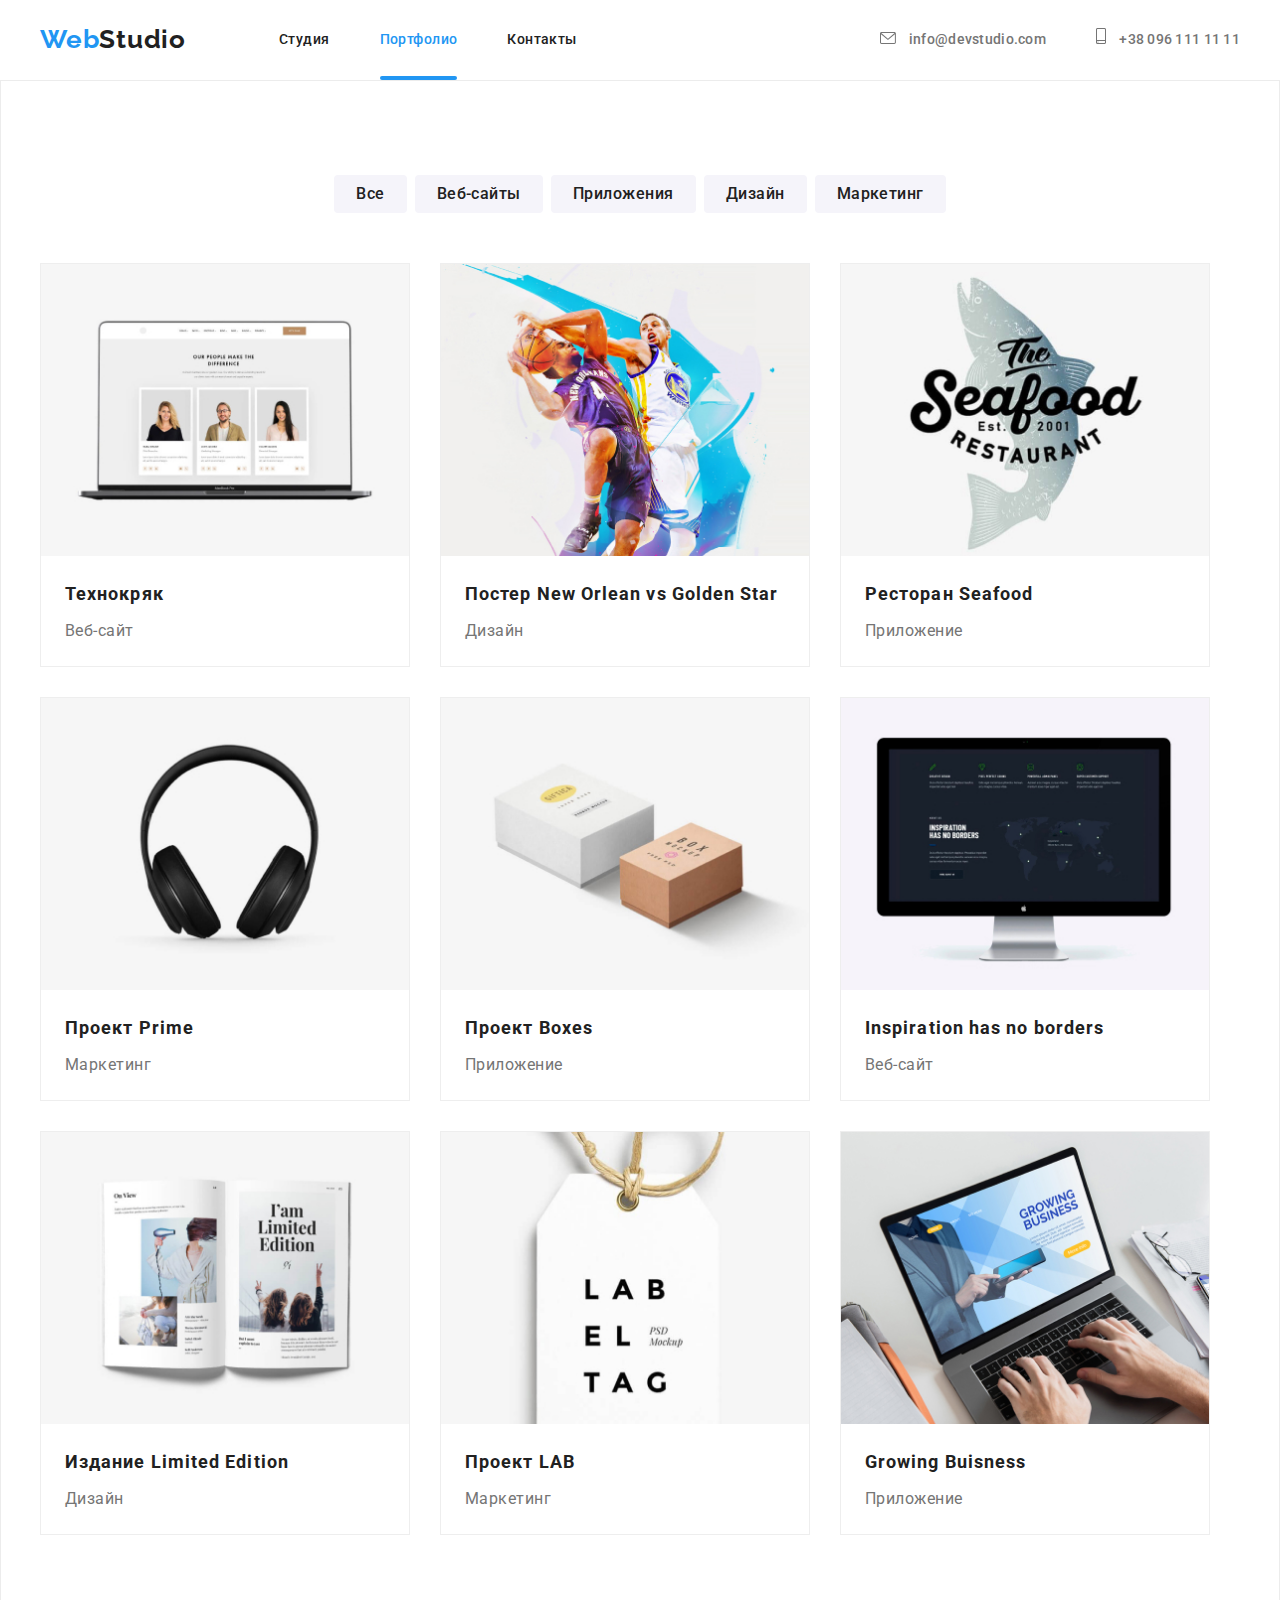
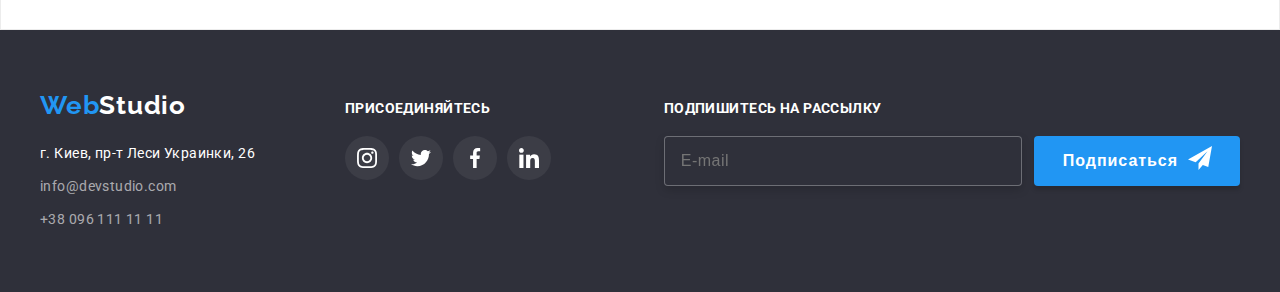
<file: portfolio.html>
<!DOCTYPE html>
<html lang="en">
<head>
    <meta charset="UTF-8">
    <meta name="viewport" content="width=device-width, initial-scale=1.0">
    <title>Портфолио</title>
    <link href="https://fonts.googleapis.com/css2?family=Raleway:wght@700&family=Roboto:wght@400;500;700;900&display=swap"
        rel="stylesheet">
    <link rel="stylesheet" href="./CSS/portfolio.css">
</head>
<body class="portfolio-body">
    <header class="header">
        <!--Menu Container-->
        <div class="container header-container">
            <nav class="navigation">
                <a class="link logo" href="#home"><span class="web">Web</span>Studio</a>
                <ul class="list menu">
                    <li class="menu-item"><a href="./index.html" class="link underline">Студия</a></li>
                    <li class="menu-item"><a href="./portfolio.html" class="link underline-st">Портфолио</a></li>
                    <li class="menu-item"><a href="#contacts" class="link underline">Контакты</a></li>
                </ul>
            </nav>
            <ul class="list menu">
                <li class="menu-item mailto">
                    <a href="mailto:info@devstudio.com" class="contacts-header">
                        <svg class="contact-icons-svg1">
                            <use href="./img/icons/sprite.svg.svg#envelope"></use>
                        </svg>
                        info@devstudio.com</a>
                </li>
                <li class="menu-item phone">
                    <a href="tel:00380961111111" class="contacts-header">
                        <svg class="contact-icons-svg2">
                            <use href="./img/icons/sprite.svg.svg#smartphone"></use>
                        </svg>
                        +38 096 111 11 11</a>
                </li>
            </ul>
        </div>
    </header>
    <main>
        <!--Portfolio Container-->
        <section class="section portfolio-border">
        <div class="container">
            <ul class="portfolio-button">
                <li class="btn-p">
                    <button class="button-portf" type="button">Все</button>
                </li>
                <li class="btn-p">
                    <button class="button-portf" type="button">Веб-сайты</button>
                </li>
                <li class="btn-p">
                    <button class="button-portf" type="button">Приложения</button>
                </li>
                <li class="btn-p">
                    <button class="button-portf" type="button">Дизайн</button>
                </li>
                <li class="btn-p">
                    <button class="button-portf" type="button">Маркетинг</button>
                </li>
            </ul>
            <ul class="portfolio-figure">
                <li class="port-item portfolio-figure-portf overflow">
                    <div class="overflow">
                        <img src="./img/tehnokrak.jpg" alt="технокряк">
                        <div class="overlay">
                            <p class="overlay-text">Технокряк это современная площадка распространения коронавируса. Компании используют эту платформу для цифрового
                            шпионажа и атак на защищённые сервера конкурентов.</p>
                        </div>
                    </div>
                    <div class="portfolio-items">
                    <h3 class="portfolio-items-name">Технокряк</h3>
                    <p class="portfolio-items-description">Веб-сайт</p>
                    </div>
                </li>
                <li class="port-item portfolio-figure-portf overflow">
                    <div class="overflow">
                        <img src="./img/posterneworlean.jpg" width="370" height="294" alt="new-orlean-vs-golden-star">
                        <div class="overlay">
                            <p class="overlay-text">Lorem ipsum dolor sit amet consectetur adipisicing elit. Labore, tempore accusantium. Assumenda, nulla! Suscipit, architecto! Odio itaque quisquam perferendis. Laudantium nobis cupiditate iste maiores doloremque nihil vero ipsam recusandae illo.</p>
                        </div>
                    </div>
                    <div class="portfolio-items">
                    <h3 class="portfolio-items-name">Постер New Orlean vs Golden Star</h3>
                    <p class="portfolio-items-description">Дизайн</p>
                    </div>
                </li>
                <li class="port-item portfolio-figure-portf overflow">
                    <div class="overflow">
                        <img src="./img/restseafood.jpg" width="370" height="294" alt="seafood">
                        <div class="overlay">
                            <p class="overlay-text">Lorem ipsum dolor sit amet consectetur adipisicing elit. Labore, tempore accusantium. Assumenda, nulla! Suscipit,
                                architecto! Odio itaque quisquam perferendis. Laudantium nobis cupiditate iste maiores doloremque nihil vero
                                ipsam recusandae illo.</p>
                        </div>
                    </div>
                    <div class="portfolio-items">
                    <h3 class="portfolio-items-name">Ресторан Seafood</h3>
                    <p class="portfolio-items-description">Приложение</p>
                    </div>
                </li>
                <li class="port-item portfolio-figure-portf overflow">
                    <div class="overflow">
                        <img src="./img/projectprime.jpg" width="370" height="294" alt="prime">
                        <div class="overlay">
                            <p class="overlay-text">Lorem ipsum dolor sit amet consectetur adipisicing elit. Labore, tempore accusantium. Assumenda, nulla! Suscipit,
                                architecto! Odio itaque quisquam perferendis. Laudantium nobis cupiditate iste maiores doloremque nihil vero
                                ipsam recusandae illo.</p>
                        </div>
                    </div>
                    <div class="portfolio-items">
                    <h3 class="portfolio-items-name">Проект Prime</h3>
                    <p class="portfolio-items-description">Маркетинг</p>
                    </div>
                </li>
                <li class="port-item portfolio-figure-portf overflow">
                    <div class="overflow">
                        <img src="./img/projectboxes.jpg" width="370" height="294" alt="boxes">
                        <div class="overlay">
                            <p class="overlay-text">Lorem ipsum dolor sit amet consectetur adipisicing elit. Labore, tempore accusantium. Assumenda, nulla! Suscipit,
                                architecto! Odio itaque quisquam perferendis. Laudantium nobis cupiditate iste maiores doloremque nihil vero
                                ipsam recusandae illo.</p>
                        </div>
                    </div>
                    <div class="portfolio-items">
                    <h3 class="portfolio-items-name">Проект Boxes</h3>
                    <p class="portfolio-items-description">Приложение</p>
                    </div>
                </li>
                <li class="port-item portfolio-figure-portf overflow">
                    <div class="overflow">
                        <img src="./img/inspiration.jpg" width="370" height="294" alt="inspirationweb">
                        <div class="overlay">
                            <p class="overlay-text">Lorem ipsum dolor sit amet consectetur adipisicing elit. Labore, tempore accusantium. Assumenda, nulla! Suscipit,
                                architecto! Odio itaque quisquam perferendis. Laudantium nobis cupiditate iste maiores doloremque nihil vero
                                ipsam recusandae illo.</p>
                        </div>
                    </div>
                    <div class="portfolio-items">
                    <h3 class="portfolio-items-name">Inspiration has no borders</h3>
                    <p class="portfolio-items-description">Веб-сайт</p>
                    </div>
                </li>
                <li class="port-item portfolio-figure-portf overflow">
                    <div class="overflow">
                        <img src="./img/limitededition.jpg" width="370" height="294" alt="limitededition">
                        <div class="overlay">
                            <p class="overlay-text">Lorem ipsum dolor sit amet consectetur adipisicing elit. Labore, tempore accusantium. Assumenda, nulla! Suscipit,
                                architecto! Odio itaque quisquam perferendis. Laudantium nobis cupiditate iste maiores doloremque nihil vero
                                ipsam recusandae illo.</p>
                        </div>
                    </div>
                    <div class="portfolio-items">
                    <h3 class="portfolio-items-name">Издание Limited Edition</h3>
                    <p class="portfolio-items-description">Дизайн</p>
                    </div>
                </li>
                <li class="port-item portfolio-figure-portf overflow">
                    <div class="overflow">
                        <img src="./img/projectlab.jpg" width="370" height="294" alt="projectlab">
                        <div class="overlay">
                            <p class="overlay-text">Lorem ipsum dolor sit amet consectetur adipisicing elit. Labore, tempore accusantium. Assumenda, nulla! Suscipit,
                                architecto! Odio itaque quisquam perferendis. Laudantium nobis cupiditate iste maiores doloremque nihil vero
                                ipsam recusandae illo.</p>
                        </div>
                    </div>
                    <div class="portfolio-items">
                    <h3 class="portfolio-items-name">Проект LAB</h3>
                    <p class="portfolio-items-description">Маркетинг</p>
                    </div>
                </li>
                <li class="port-item portfolio-figure-portf overflow">
                    <div class="overflow">
                        <img src="./img/growingbuisness.jpg" width="370" height="294" alt="GROWINGBUISNESS">
                        <div class="overlay">
                            <p class="overlay-text">Lorem ipsum dolor sit amet consectetur adipisicing elit. Labore, tempore accusantium. Assumenda, nulla! Suscipit,
                                architecto! Odio itaque quisquam perferendis. Laudantium nobis cupiditate iste maiores doloremque nihil vero
                                ipsam recusandae illo.</p>
                        </div>
                    </div>
                    <div class="portfolio-items">
                    <h3 class="portfolio-items-name">Growing Buisness</h3>
                    <p class="portfolio-items-description">Приложение</p>
                    </div>
                </li>
            </ul>
        </div>
        </section>
    </main>
        <footer>
            <!--Footer Container-->
            <div class="container flexbox-footer">
                <div class="footer-info">
                    <a href="#home" class="link footer-info-logo"><span class="web">Web</span><span
                            class="studio">Studio</span></a>
                    <address class="adress footer-info-padding">
                        г. Киев, пр-т Леси Украинки, 26
                    </address>
                    <a href="mailto:info@devstudio.com" class="contacts-footer footer-info-padding">info@devstudio.com</a>
                    <a href="tel:00380961111111" class="contacts-footer footer-info-padding">+38 096 111 11 11</a>
                </div>
                <div class="footer-info">
                    <h3 class="icon-title">присоединяйтесь</h3>
                    <ul class="list social-icons-footer">
                        <li class="social-icons-item">
                            <a class="social-icons-link-footer" href="https://instagram.com/" target="_blank"
                                rel="noopener noreferer" aria-label="Instagram">
                                <svg class="social-icon-svg footer-icons">
                                    <use href="./img/icons/sprite.svg.svg#instagram"></use>
                                </svg>
                            </a>
                        </li>
                        <li class="social-icons-item">
                            <a class="social-icons-link-footer" href="https://twitter.com/" target="_blank"
                                rel="noopener noreferer" aria-label="Twitter">
                                <svg class="social-icon-svg footer-icons">
                                    <use href="./img/icons/sprite.svg.svg#twitter"></use>
                                </svg>
                            </a>
                        </li>
                        <li class="social-icons-item">
                            <a class="social-icons-link-footer" href="https://facebook.com/" target="_blank"
                                rel="noopener noreferer" aria-label="Facebook">
                                <svg class="social-icon-svg footer-icons">
                                    <use href="./img/icons/sprite.svg.svg#facebook"></use>
                                </svg>
                            </a>
                        </li>
                        <li class="social-icons-item">
                            <a class="social-icons-link-footer" href="https://linkedin.com/" target="_blank"
                                rel="noopener noreferer" aria-label="LinkedIn">
                                <svg class="social-icon-svg footer-icons">
                                    <use href="./img/icons/sprite.svg.svg#linkedin"></use>
                                </svg>
                            </a>
                        </li>
                    </ul>
                </div>
                <div class="subscribe">
                    <h3 class="subscribe-title">Подпишитесь на рассылку</h3>
                    <form class="subscribe-footer-form" action="mail.php">
                        <input class="subscribe-email" type="email" name="email" id="" placeholder="E-mail">
                        <button class="footer-button" type="submit">Подписаться
                            <svg class="button-footer-icon-svg">
                                <use href="./img/icons/sprite.svg.svg#button-footer"></use>
                            </svg>
                        </button>
                    </form>
                </div>
            </div>
        </footer>
</body>
</html>
</file>
<file: CSS/portfolio.css>
@font-face {
  font-family: "Roboto";
  font-style: normal;
  font-weight: 900;
  font-display: swap;
  src: url(https://fonts.gstatic.com/s/roboto/v20/KFOlCnqEu92Fr1MmYUtfCRc4EsA.woff2) format("woff2");
  unicode-range: U+0460-052F, U+1C80-1C88, U+20B4, U+2DE0-2DFF, U+A640-A69F, U+FE2E-FE2F;
}

/* cyrillic */
@font-face {
  font-family: "Roboto";
  font-style: normal;
  font-weight: 900;
  font-display: swap;
  src: url(https://fonts.gstatic.com/s/roboto/v20/KFOlCnqEu92Fr1MmYUtfABc4EsA.woff2) format("woff2");
  unicode-range: U+0400-045F, U+0490-0491, U+04B0-04B1, U+2116;
}

/* greek-ext */
@font-face {
  font-family: "Roboto";
  font-style: normal;
  font-weight: 900;
  font-display: swap;
  src: url(https://fonts.gstatic.com/s/roboto/v20/KFOlCnqEu92Fr1MmYUtfCBc4EsA.woff2) format("woff2");
  unicode-range: U+1F00-1FFF;
}

/* greek */
@font-face {
  font-family: "Roboto";
  font-style: normal;
  font-weight: 900;
  font-display: swap;
  src: url(https://fonts.gstatic.com/s/roboto/v20/KFOlCnqEu92Fr1MmYUtfBxc4EsA.woff2) format("woff2");
  unicode-range: U+0370-03FF;
}

/* vietnamese */
@font-face {
  font-family: "Roboto";
  font-style: normal;
  font-weight: 900;
  font-display: swap;
  src: url(https://fonts.gstatic.com/s/roboto/v20/KFOlCnqEu92Fr1MmYUtfCxc4EsA.woff2) format("woff2");
  unicode-range: U+0102-0103, U+0110-0111, U+0128-0129, U+0168-0169, U+01A0-01A1, U+01AF-01B0, U+1EA0-1EF9, U+20AB;
}

/* latin-ext */
@font-face {
  font-family: "Roboto";
  font-style: normal;
  font-weight: 900;
  font-display: swap;
  src: url(https://fonts.gstatic.com/s/roboto/v20/KFOlCnqEu92Fr1MmYUtfChc4EsA.woff2) format("woff2");
  unicode-range: U+0100-024F, U+0259, U+1E00-1EFF, U+2020, U+20A0-20AB, U+20AD-20CF, U+2113, U+2C60-2C7F, U+A720-A7FF;
}

/* latin */
@font-face {
  font-family: "Roboto";
  font-style: normal;
  font-weight: 900;
  font-display: swap;
  src: url(https://fonts.gstatic.com/s/roboto/v20/KFOlCnqEu92Fr1MmYUtfBBc4.woff2) format("woff2");
  unicode-range: U+0000-00FF, U+0131, U+0152-0153, U+02BB-02BC, U+02C6, U+02DA, U+02DC, U+2000-206F, U+2074, U+20AC, U+2122, U+2191, U+2193, U+2212, U+2215, U+FEFF, U+FFFD;
}

html {
  box-sizing: border-box;
}

* *::before *::after {
  box-sizing: inherit;
}

body {
  font-family: "Roboto", sans-serif;
  font-size: 14px;
  line-height: 1.71;
  letter-spacing: 0.03em;
  color: #757575;
}

h1,
h2,
h3 {
  margin-top: 0;
  margin-bottom: 0;
}

button {
  border-color: #f5f4fa;
  border-style: hidden;
}

ul {
  list-style: none;
  margin: 0;
  padding: 0;
}

header {
  background: #ffffff;
  padding-top: 24px;
  padding-bottom: 25px;
}

img {
  display: block;
  max-width: 100%;
  height: auto;
}

footer {
  background: #2f303a;
  padding-top: 60px;
  padding-bottom: 60px;
}

p {
  margin: 0;
  padding: 0;
}

.container {
  width: 1200px;
  padding-left: 15px;
  padding-right: 15px;
  margin-right: auto;
  margin-left: auto;
}

.link {
  color: #212121;
  text-decoration: none;
  font-weight: 500;
  transition-duration: 250ms;
  transition-timing-function: cubic-bezier(0.4, 0, 0.2, 1);
}

.link:hover, .link:focus {
  color: #2196f3;
}

.web {
  color: #2196f3;
  font-family: "Raleway", sans-serif;
  font-weight: 700;
  font-size: 26px;
  line-height: 31px;
  letter-spacing: 0.03em;
}

.studio {
  color: #ffffff;
  font-family: "Raleway", sans-serif;
  font-weight: 700;
  font-size: 26px;
  line-height: 31px;
  letter-spacing: 0.03em;
}

.logo {
  font-family: "Raleway", sans-serif;
  font-weight: 700;
  font-size: 26px;
  line-height: 31px;
  letter-spacing: 0.03em;
}

.flexbox {
  display: flex;
  justify-content: space-between;
}

.content-box {
  width: calc(100% / 4 - 30px);
}

.adress {
  font-style: normal;
  font-weight: 400;
  font-size: 14px;
  line-height: 1.71;
  letter-spacing: 0.03em;
  color: #ffffff;
}

.portfolio-body {
  margin: 0;
}

.hero-button {
  padding-bottom: 200px;
  display: flex;
  justify-content: center;
}

.title-button {
  font-weight: bold;
  font-size: 16px;
  line-height: 1.87;
  letter-spacing: 0.06em;
  padding: 10px 32px;
  box-shadow: 0px 4px 4px rgba(0, 0, 0, 0.15);
  border-radius: 4px;
  border: 0px;
  display: inline-block;
  background-color: #2196f3;
  color: #ffffff;
}

.button-portf {
  padding-top: 6px;
  padding-bottom: 6px;
  padding-right: 22px;
  padding-left: 22px;
  color: #212121;
  background: #f5f4fa;
  border-radius: 4px;
  font-family: "Roboto";
  font-weight: 500;
  font-style: normal;
  font-size: 16px;
  line-height: 1.62;
  text-align: center;
  letter-spacing: 0.03em;
  transition-duration: 250ms;
  transition-timing-function: cubic-bezier(0.4, 0, 0.2, 1);
}

.button-portf:hover, .button-portf:focus {
  color: #f5f4fa;
  background: #2196f3;
}

.portfolio-button {
  display: flex;
  justify-content: center;
  padding-bottom: 50px;
}

.btn-p:not(:last-child) {
  margin-right: 8px;
}

.footer-button {
  font-weight: bold;
  font-size: 16px;
  line-height: 1.87;
  letter-spacing: 0.06em;
  box-shadow: 0px 4px 4px rgba(0, 0, 0, 0.15);
  border-radius: 4px;
  border: 0px;
  display: inline-block;
  background-color: #2196f3;
  color: #ffffff;
  padding-top: 10px;
  padding-bottom: 10px;
  padding-right: 62px;
  padding-left: 29px;
}

.button-footer-icon-svg {
  display: inline-block;
  position: absolute;
  width: 24px;
  height: 24px;
  fill: #ffffff;
  margin-left: 10px;
}

.form-button {
  font-weight: bold;
  font-size: 16px;
  line-height: 1.87;
  letter-spacing: 0.06em;
  padding: 10px 55px;
  margin-top: 30px;
  margin-bottom: 40px;
  box-shadow: 0px 4px 4px rgba(0, 0, 0, 0.15);
  border-radius: 4px;
  border: 0px;
  background-color: #2196f3;
  color: #ffffff;
}

.button-centre {
  display: flex;
  justify-content: center;
}

.menu {
  display: inline-flex;
}

.menu-item {
  position: relative;
}

.menu-item:not(:last-child) {
  margin-right: 50px;
}

.social-icons {
  display: flex;
  justify-content: center;
  padding-top: 16px;
  padding-bottom: 30px;
}

.social-icons-footer {
  display: flex;
  justify-content: center;
  padding-top: 20px;
  padding-left: 70px;
}

.social-icons-item:not(:last-child) {
  margin-right: 10px;
}

.social-icons-link {
  display: flex;
  justify-content: center;
  align-items: center;
  width: 44px;
  height: 44px;
  background-color: #ffffff;
  border-radius: 50%;
  transition-duration: 250ms;
  transition-timing-function: cubic-bezier(0.4, 0, 0.2, 1);
}

.social-icons-link:hover {
  background-color: #2196f3;
}

.social-icons-link:hover .social-icon-svg, .social-icons-link:focus .social-icon-svg {
  fill: #ffffff;
}

.social-icons-link-footer {
  display: flex;
  justify-content: center;
  align-items: center;
  width: 44px;
  height: 44px;
  background-color: #ffffff10;
  border-radius: 50%;
  transition-duration: 250ms;
  transition-timing-function: cubic-bezier(0.4, 0, 0.2, 1);
}

.social-icons-link-footer:hover {
  background-color: #2196f3;
}

.social-icons-link-footer:hover .footer-icons, .social-icons-link-footer:focus .footer-icons {
  background-color: #2196f3;
}

.social-icon-svg {
  width: 20px;
  height: 20px;
  fill: #afb1b8;
  transition-duration: 250ms;
  transition-timing-function: cubic-bezier(0.4, 0, 0.2, 1);
}

.footer-icons {
  fill: #ffffff;
  transition-duration: 250ms;
  transition-timing-function: cubic-bezier(0.4, 0, 0.2, 1);
}

.section {
  padding-top: 94px;
  padding-bottom: 94px;
}

.section-about {
  padding-bottom: 94px;
}

.header-container {
  display: flex;
  align-items: center;
  justify-content: flex-end;
}

.header .logo {
  margin-right: 93px;
}

.underline-st {
  color: #2196f3;
}

.underline-st::after {
  content: "";
  display: block;
  position: absolute;
  width: 100%;
  height: 4px;
  border-radius: 2px;
  background-color: #2196f3;
  bottom: -29px;
  left: 0;
}

.underline:hover::after,
.underline:focus::after {
  content: "";
  display: block;
  position: absolute;
  width: 100%;
  height: 4px;
  border-radius: 2px;
  background-color: #2196f3;
  bottom: -29px;
  left: 0;
}

.mailto:hover .contact-icons-svg1,
.mailto:focus .contact-icons-svg1 {
  fill: #2196f3;
}

.contacts-header {
  color: #757575;
  text-decoration: none;
  font-weight: 500;
  font-size: 14px;
  line-height: 16px;
  letter-spacing: 0.02em;
  transition-duration: 250ms;
  transition-timing-function: cubic-bezier(0.4, 0, 0.2, 1);
}

.contacts-header:hover, .contacts-header:focus {
  color: #2196f3;
}

.contact-icons-svg1 {
  width: 16px;
  height: 12px;
  fill: #757575;
  margin-right: 10px;
  transition-duration: 250ms;
  transition-timing-function: cubic-bezier(0.4, 0, 0.2, 1);
}

.phone:hover .contact-icons-svg2,
.phone:focus .contact-icons-svg2 {
  fill: #2196f3;
}

.contact-icons-svg2 {
  width: 10px;
  height: 16px;
  fill: #757575;
  margin-right: 10px;
  transition-duration: 250ms;
  transition-timing-function: cubic-bezier(0.4, 0, 0.2, 1);
}

.navigation {
  display: flex;
  align-items: center;
  margin-right: auto;
}

.portfolio-border {
  border: 1px solid #ececec;
}

.portfolio-figure {
  display: flex;
  flex-wrap: wrap;
  margin-top: -30px;
  margin-left: -30px;
}

.portfolio-figure-portf {
  width: 370px;
  height: 404px;
  background: #ffffff;
  border: 1px solid #eeeeee;
  box-sizing: border-box;
}

.port-item {
  margin-top: 30px;
  margin-left: 30px;
  transition-duration: 250ms;
  transition-timing-function: cubic-bezier(0.4, 0, 0.2, 1);
}

.port-item:hover, .port-item:focus {
  box-shadow: 0px 1px 1px rgba(0, 0, 0, 0.12), 0px 4px 4px rgba(0, 0, 0, 0.06), 1px 4px 6px rgba(0, 0, 0, 0.16);
}

.overflow {
  position: relative;
  overflow: hidden;
}

.overflow:hover .overlay {
  transform: translateX(0);
}

.overlay {
  position: absolute;
  top: 0;
  left: 0;
  width: 100%;
  height: 100%;
  background: rgba(33, 150, 243, 0.9);
  transform: translateY(100%);
  transition-duration: 250ms;
  transition-timing-function: cubic-bezier(0.4, 0, 0.2, 1);
}

.overlay-text {
  font-weight: normal;
  font-size: 18px;
  line-height: 1.56;
  letter-spacing: 0.03em;
  color: #ffffff;
  padding-top: 63px;
  padding-bottom: 63px;
  padding-right: 24px;
  padding-left: 24px;
}

.portfolio-items {
  padding-top: 20px;
  padding-bottom: 20px;
  padding-left: 24px;
  padding-right: 24px;
}

.portfolio-items-name {
  padding-bottom: 4px;
  width: 322px;
  height: 36px;
  font-weight: bold;
  font-size: 18px;
  line-height: 2;
  letter-spacing: 0.06em;
  color: #212121;
}

.portfolio-items-description {
  width: 322px;
  height: 30px;
  font-weight: 400;
  font-size: 16px;
  line-height: 1.87;
  letter-spacing: 0.03em;
  color: #757575;
}

.flexbox-footer {
  display: flex;
  justify-content: space-between;
}

.footer-info {
  display: flex;
  flex-direction: column;
}

.footer-info-logo {
  padding-bottom: 20px;
}

.footer-info-padding:not(:last-child) {
  padding-bottom: 9px;
}

.contacts-footer {
  text-decoration: none;
  color: rgba(255, 255, 255, 0.6);
  font-style: normal;
  font-weight: 400;
  font-size: 14px;
  line-height: 1.71;
  letter-spacing: 0.03em;
  transition-duration: 250ms;
  transition-timing-function: cubic-bezier(0.4, 0, 0.2, 1);
}

.contacts-footer:hover, .contacts-footer:focus {
  color: #2196f3;
}

.icon-title {
  font-weight: bold;
  font-size: 14px;
  line-height: 16px;
  letter-spacing: 0.03em;
  text-transform: uppercase;
  color: #ffffff;
  padding-top: 10px;
  padding-left: 70px;
}

.subscribe {
  margin-left: 93px;
}

.subscribe-title {
  font-weight: bold;
  font-size: 14px;
  line-height: 16px;
  letter-spacing: 0.03em;
  text-transform: uppercase;
  color: #ffffff;
  padding-top: 10px;
  padding-bottom: 20px;
}

.subscribe-footer-form {
  display: inline-flex;
  justify-content: flex-end;
}

.subscribe-email {
  border: 1px solid rgba(255, 255, 255, 0.3);
  box-sizing: border-box;
  filter: drop-shadow(0px 4px 4px rgba(0, 0, 0, 0.15));
  border-radius: 4px;
  background-color: #2f303a;
  width: 358px;
  height: 50px;
  padding-top: 15px;
  padding-bottom: 15px;
  padding-left: 16px;
  margin-right: 12px;
  font-weight: normal;
  font-size: 16px;
  color: rgba(255, 255, 255, 0.6);
  line-height: 1.25;
  letter-spacing: 0.03em;
}
/*# sourceMappingURL=portfolio.css.map */
</file>
